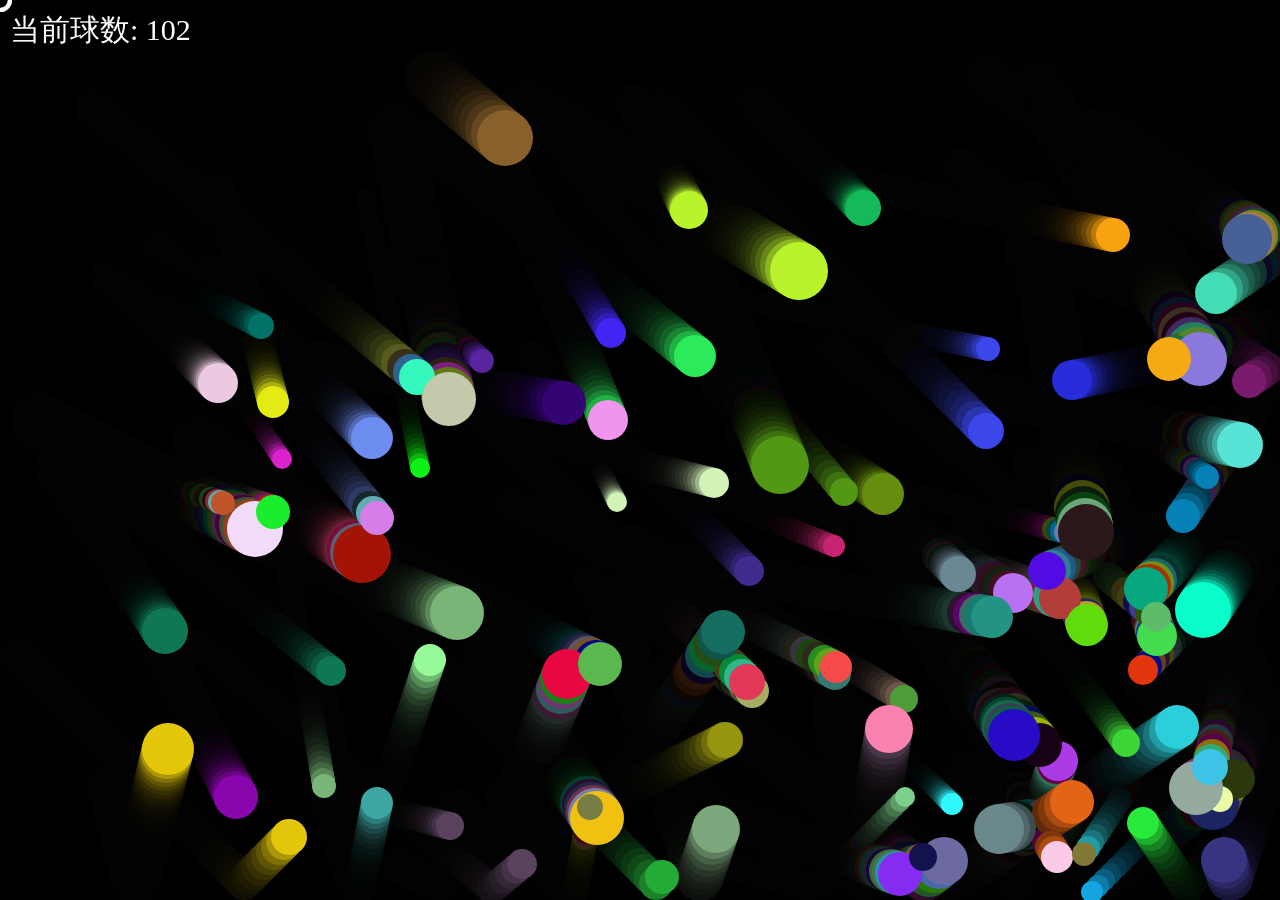
<file: index.html>
<!DOCTYPE html>
<html lang="zh">
<head>
    <meta charset="UTF-8">
    <meta name="viewport" content="width=device-width, initial-scale=1.0">
    <title>小球项目</title>
    <link rel="stylesheet" href="styles.css">
</head>
<body>
    <canvas></canvas>
    <div id="ballCount"></div>
    <script src="script.js"></script>
</body>
</html>
</file>
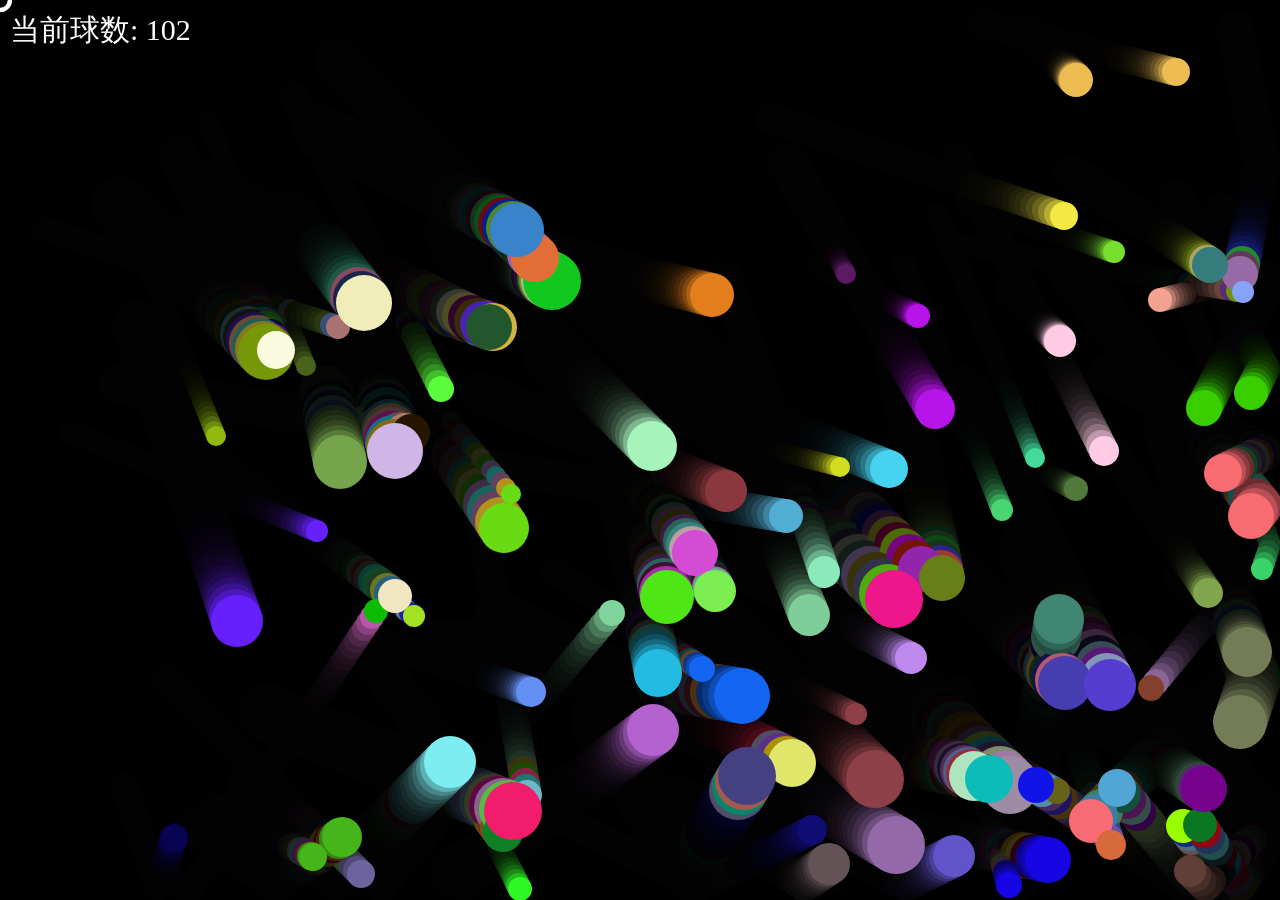
<file: Untitled-1.html>
<!DOCTYPE html>
<html lang="zh">
<head>
    <meta charset="UTF-8">
    <meta name="viewport" content="width=device-width, initial-scale=1.0">
    <title>小球项目</title>
    <link rel="stylesheet" href="styles.css">
</head>
<body>
    <canvas></canvas>
    <div id="ballCount">当前球数: 0</div>
    <script src="script.js"></script>
</body>
</html>
</file>
<file: styles.css>
/* 设置全局样式 */
body {
    margin: 0; /* 去除默认边距 */
    overflow: hidden; /* 隐藏滚动条 */
    background-color: black; /* 背景色设为黑色 */
}

/* 画布样式 */
canvas {
    display: block; /* 使画布成为块级元素 */
    width: 100%; /* 设置画布宽度为 100% */
    height: 100%; /* 设置画布高度为 100% */
}

/* 当前球数显示样式 */
#ballCount {
    color: white; /* 字体颜色为白色 */
    font-size: 30px; /* 字体大小 */
    position: absolute; /* 绝对定位 */
    top: 10px; /* 距离顶部 10 像素 */
    left: 10px; /* 距离左侧 10 像素 */
    z-index: 10; /* 确保在其他元素之上显示 */
}
</file>
